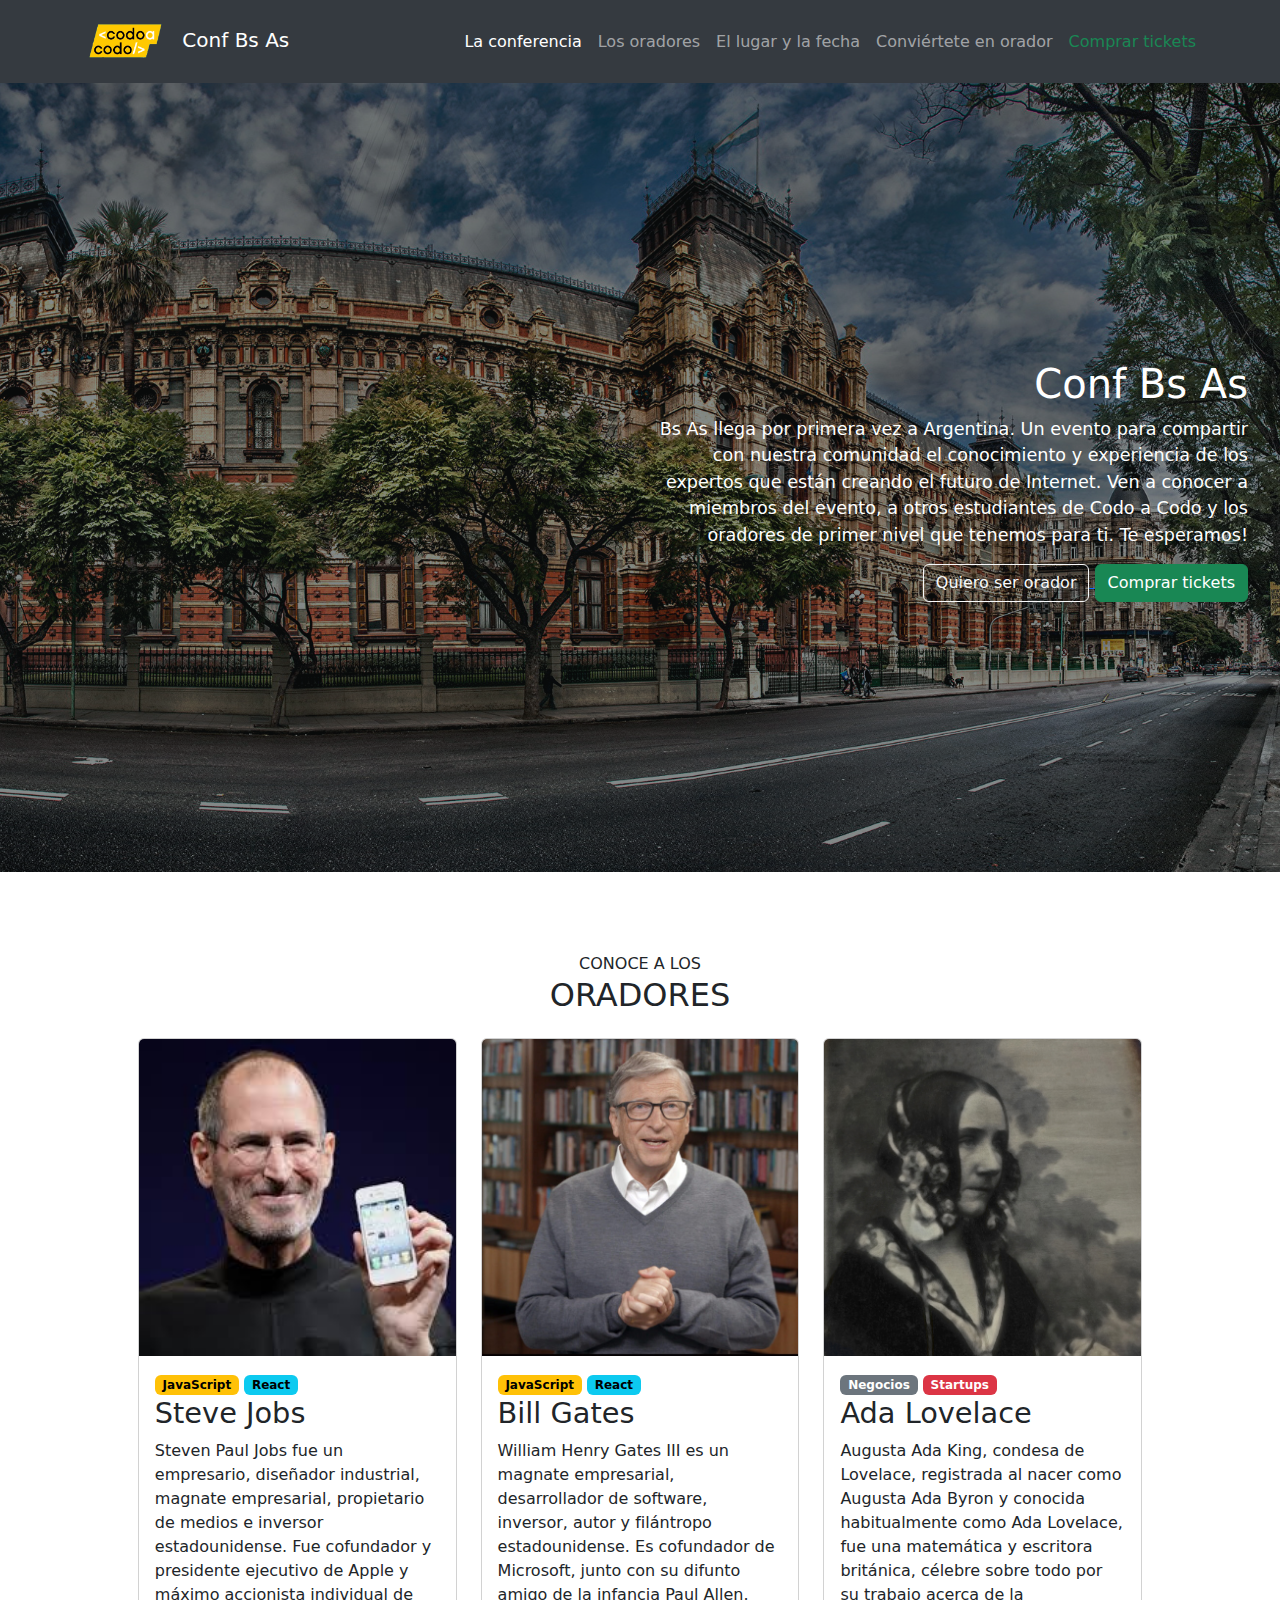
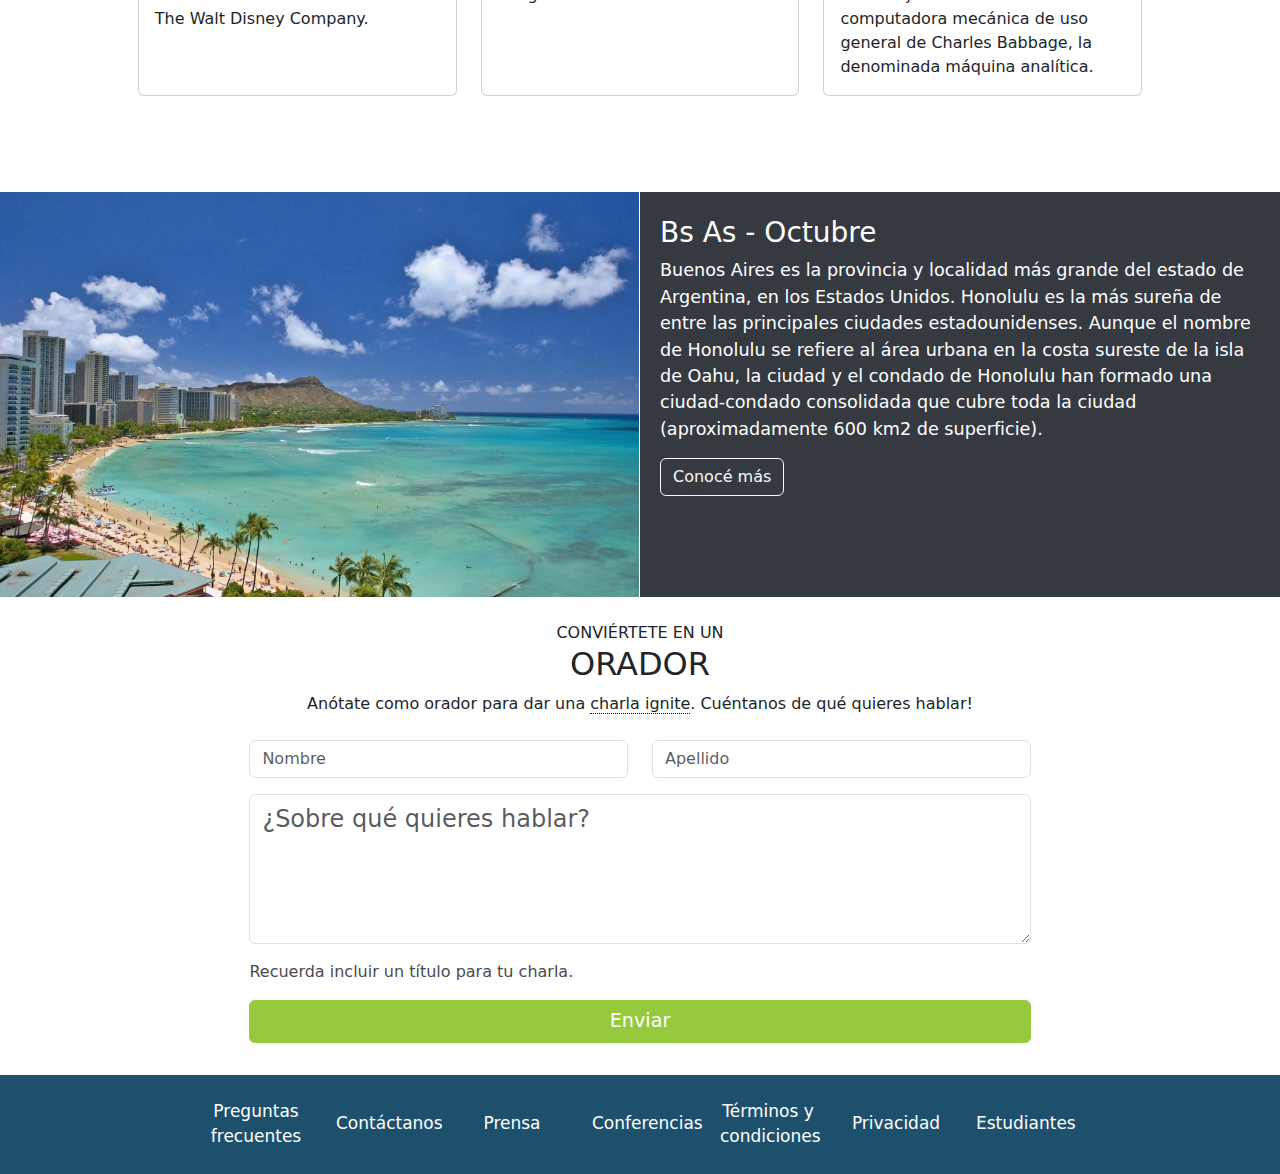
<file: proyecto - conferencia de oradores/index.html>
<!doctype html>
<html lang="es">

<head>
    <title>Convención de oradores</title>
    <meta charset="utf-8">
    <meta name="viewport" content="width=device-width, initial-scale=1, shrink-to-fit=no">

    <link rel="stylesheet" href="./css/bootstrap.min.css">
    <link rel="stylesheet" href="./css/style.css">

</head>

<body>

    <!-- Encabezado -->

    <section id="encabezado">
        <nav class="navbar navbar-expand-lg navbar-dark fixed-top">
            <div class="container-fluid">
                <a class="navbar-brand" href="#">
                    <img src="./assets/img/codoacodo.png" alt="Logo" width="100"
                        class="d-inline-block align-text-center">
                    Conf Bs As
                </a>
                <button class="navbar-toggler" type="button" data-bs-toggle="collapse"
                    data-bs-target="#navbarNavAltMarkup" aria-controls="navbarNavAltMarkup" aria-expanded="false"
                    aria-label="Toggle navigation">
                    <span class="navbar-toggler-icon"></span>
                </button>
                <div class="collapse navbar-collapse justify-content-end" id="navbarNavAltMarkup">
                    <div class="navbar-nav">
                        <a class="nav-link active" aria-current="page" href="#conferencia">La conferencia</a>
                        <a class="nav-link" href="#oradores">Los oradores</a>
                        <a class="nav-link" href="#lugaryfecha">El lugar y la fecha</a>
                        <a class="nav-link" href="#quieroserorador">Conviértete en orador</a>
                        <a class="nav-link text-success" href="#comprar">Comprar tickets</a>
                    </div>
                </div>
            </div>
        </nav>
    </section>

    <!-- Imagen y textos principales -->

    <section id="conferencia">
        <div class="container-fluid">
            <div class="row flex-row-reverse backgroundImage">
                <div class="col-sm-12 col-lg-6">
                    <div class="text-white text-end position-absolute parrafo">
                        <h1>Conf Bs As</h1>
                        <p>
                            Bs As llega por primera vez a Argentina. Un evento para compartir con nuestra comunidad el
                            conocimiento y experiencia de los expertos que están creando el futuro de Internet. Ven a
                            conocer a
                            miembros del evento, a otros estudiantes de Codo a Codo y los oradores de primer nivel que
                            tenemos
                            para ti. Te esperamos!
                        </p>
                        <a href="#quieroserorador">
                            <button type="button" class="btn btn-outline-light" href="#quieroserorador">Quiero ser
                                orador</button>
                        </a>
                        <button type="button" class="btn btn-success">Comprar tickets</button>
                    </div>
                </div>
            </div>
        </div>
    </section>

    <!-- Oradores -->

    <section id="oradores">
        <div class="container text-center">
            <div class="titulo_oradores">
                <h8>CONOCE A LOS</h8>
                <h2>ORADORES</h2>
            </div>
            <div class="row row-cols-1 row-cols-md-3 g-4">
                <div class="col text-start">
                    <div class="card h-100">
                        <img src="./assets/img/steve.jpg" class="card-img-top" alt="Steve Jobs" loading="lazy">
                        <div class="card-body">
                            <span class="badge text-bg-warning">JavaScript</span>
                            <span class="badge text-bg-info">React</span>
                            <h5 class="card-title">Steve Jobs</h5>
                            <p class="card-text">Steven Paul Jobs ​​​​fue un empresario, diseñador industrial, magnate
                                empresarial, propietario de medios e inversor estadounidense. Fue cofundador y
                                presidente
                                ejecutivo de Apple​ y máximo accionista individual de The Walt Disney Company.</p>
                        </div>
                    </div>
                </div>
                <div class="col text-start">
                    <div class="card h-100">
                        <img src="./assets/img/bill.jpg" class="card-img-top" alt="Bill Gates" loading="lazy">
                        <div class="card-body">
                            <span class="badge text-bg-warning">JavaScript</span>
                            <span class="badge text-bg-info">React</span>
                            <h5 class="card-title">Bill Gates</h5>
                            <p class="card-text">William Henry Gates III es un magnate empresarial, desarrollador de
                                software, inversor, autor y filántropo estadounidense. Es cofundador de Microsoft, junto
                                con
                                su difunto amigo de la infancia Paul Allen.</p>
                        </div>
                    </div>
                </div>
                <div class="col text-start">
                    <div class="card h-100">
                        <img src="./assets/img/ada.jpeg" class="card-img-top" alt="Ada Lovelace" loading="lazy">
                        <div class="card-body">
                            <span class="badge text-bg-secondary">Negocios</span>
                            <span class="badge text-bg-danger">Startups</span>
                            <h5 class="card-title">Ada Lovelace</h5>
                            <p class="card-text">Augusta Ada King, condesa de Lovelace, registrada al nacer como Augusta
                                Ada
                                Byron y conocida habitualmente como Ada Lovelace, fue una matemática y escritora
                                británica,
                                célebre sobre todo por su trabajo acerca de la computadora mecánica de uso general de
                                Charles Babbage, la denominada máquina analítica.</p>
                        </div>
                    </div>
                </div>
            </div>
        </div>
    </section>

    <!-- Lugar y fechas -->

    <section id="lugaryfecha">
        <div class="container-fluid lugarfecha">
            <div class="row">
                <div class="col-lg-6 imagen">
                    <img src="./assets/img/honolulu.jpg" alt="Honolulu" class="img-fluid">
                </div>
                <div class="col-sm-12 col-lg-6 text-white">
                    <div class="texto">
                        <h3>Bs As - Octubre</h3>
                        <p>Buenos Aires es la provincia y localidad más grande del estado de
                            Argentina, en los Estados Unidos. Honolulu es la más sureña de entre las principales
                            ciudades estadounidenses. Aunque el nombre de Honolulu se refiere al área urbana en la
                            costa
                            sureste de la isla de Oahu, la ciudad y el condado de Honolulu han formado una
                            ciudad-condado consolidada que cubre toda la ciudad (aproximadamente 600 km2 de
                            superficie).
                        </p>
                        <button type="button" class="btn btn-outline-light">Conocé más</button>
                    </div>
                </div>
            </div>
        </div>
    </section>

    <!-- Conviértete en orador -->

    <section id="quieroserorador">
        <div class="container text-center">
            <div class="titulo_unite">
                <h8>CONVIÉRTETE EN UN</h8>
                <h2>ORADOR</h2>
            </div>
            <p>
                Anótate como orador para dar una <span class="subrayado">charla ignite</span>. Cuéntanos de qué quieres
                hablar!
            </p>
            <div class="row">
                <div class="col">
                    <input type="text" class="form-control" placeholder="Nombre" aria-label="Nombre">
                </div>
                <div class="col">
                    <input type="text" class="form-control" placeholder="Apellido" aria-label="Apellido">
                </div>
                <div class="input-group mb-3">
                    <textarea class="form-control pregunta" placeholder="¿Sobre qué quieres hablar?"
                        aria-label="¿Sobre qué quieres hablar?" style="height: 150px;"></textarea>
                </div>
                <div class="recordatorio">
                    <p>Recuerda incluir un título para tu charla.</p>
                </div>
                <div class="d-grid gap-2 boton_enviar">
                    <button class="btn" type="button">Enviar</button>
                </div>
            </div>
        </div>
    </section>

    <!-- Footer -->

    <section id="footer">
        <footer class="footer-style">
            <div class="container-fluid">
                <ul class="nav align-content-center justify-content-center">
                    <li class="nav-item">
                        <a class="nav-link active" aria-current="page" href="#">Preguntas frecuentes</a>
                    </li>
                    <li class="nav-item">
                        <a class="nav-link active" aria-current="page" href="#quieroserorador">Contáctanos</a>
                    </li>
                    <li class="nav-item">
                        <a class="nav-link active" aria-current="page" href="#">Prensa</a>
                    </li>
                    <li class="nav-item">
                        <a class="nav-link active" aria-current="page" href="#conferencia">Conferencias</a>
                    </li>
                    <li class="nav-item">
                        <a class="nav-link active" aria-current="page" href="#">Términos y condiciones</a>
                    </li>
                    <li class="nav-item">
                        <a class="nav-link active" aria-current="page" href="#">Privacidad</a>
                    </li>
                    <li class="nav-item">
                        <a class="nav-link active" aria-current="page" href="#">Estudiantes</a>
                    </li>
                </ul>
            </div>
        </footer>
    </section>

    <script src="./js/bootstrap.bundle.min.js" crossorigin="anonymous"></script>

</body>

</html>
</file>
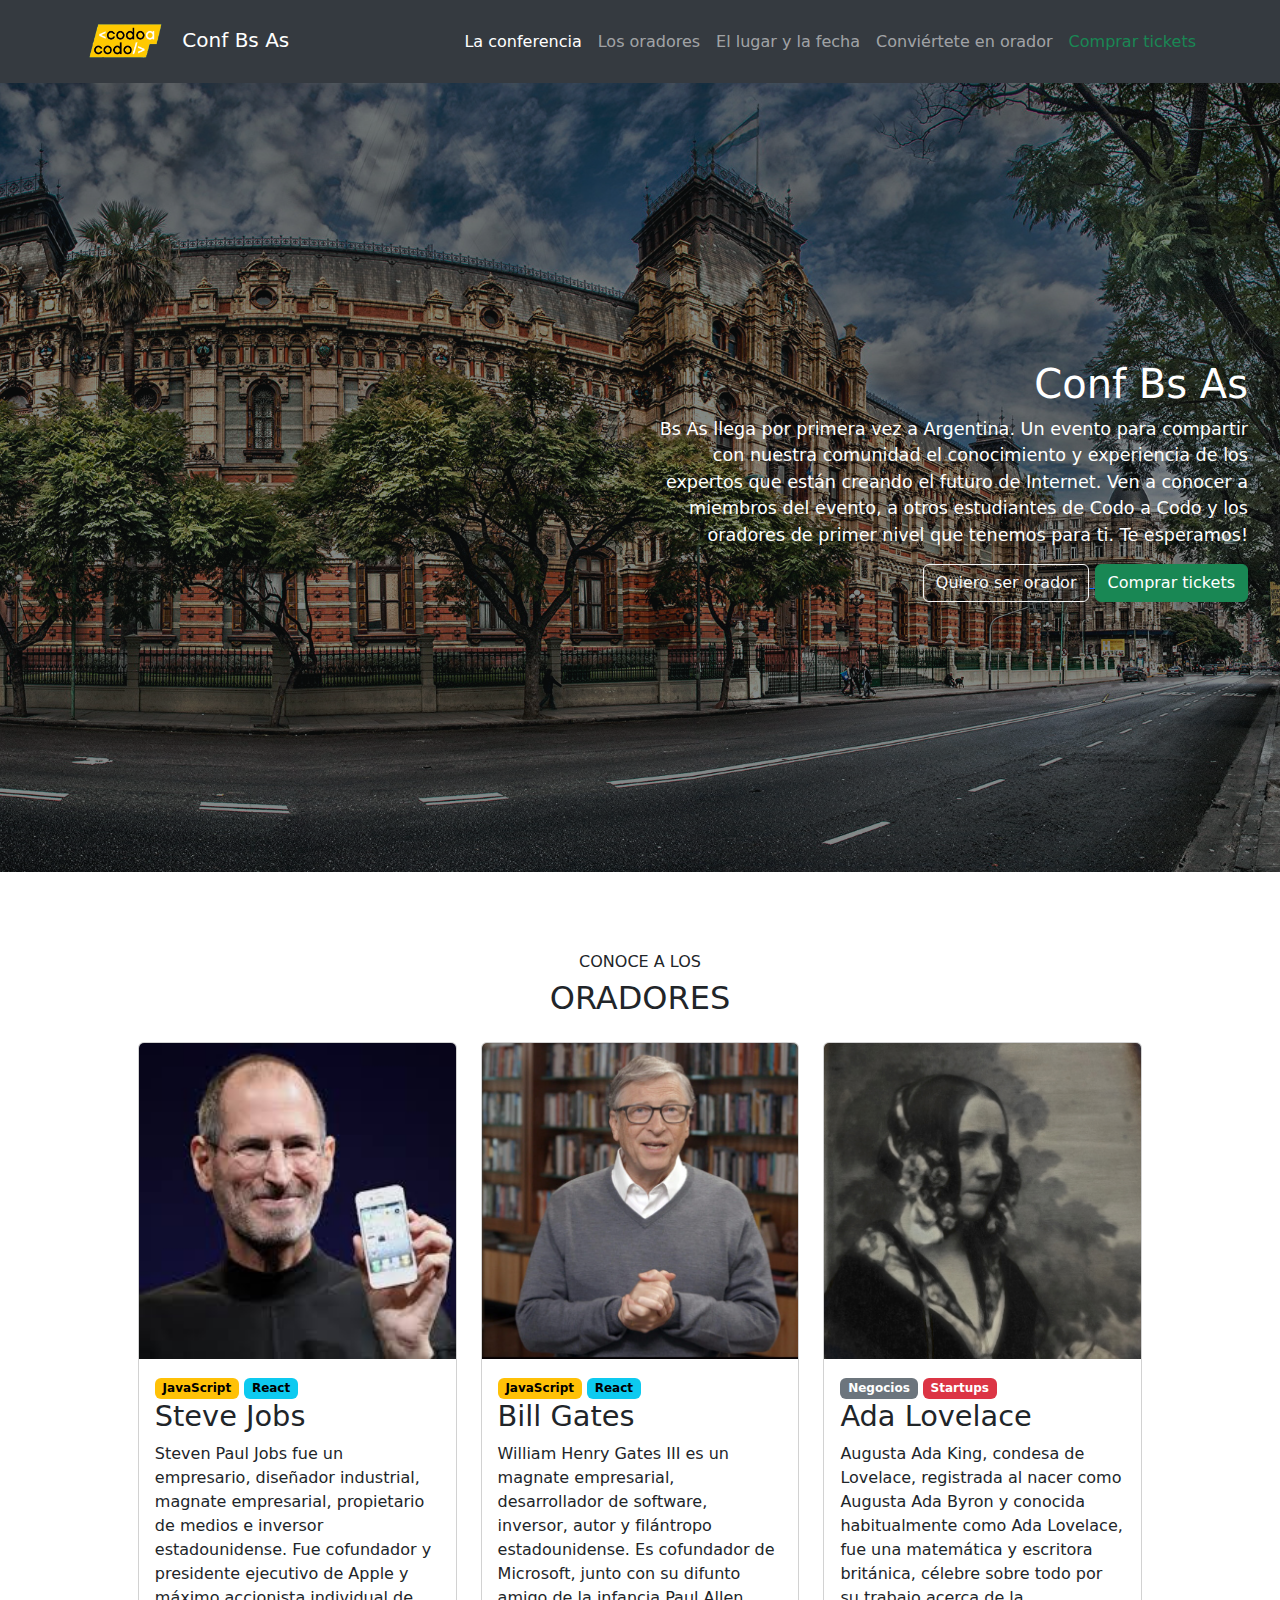
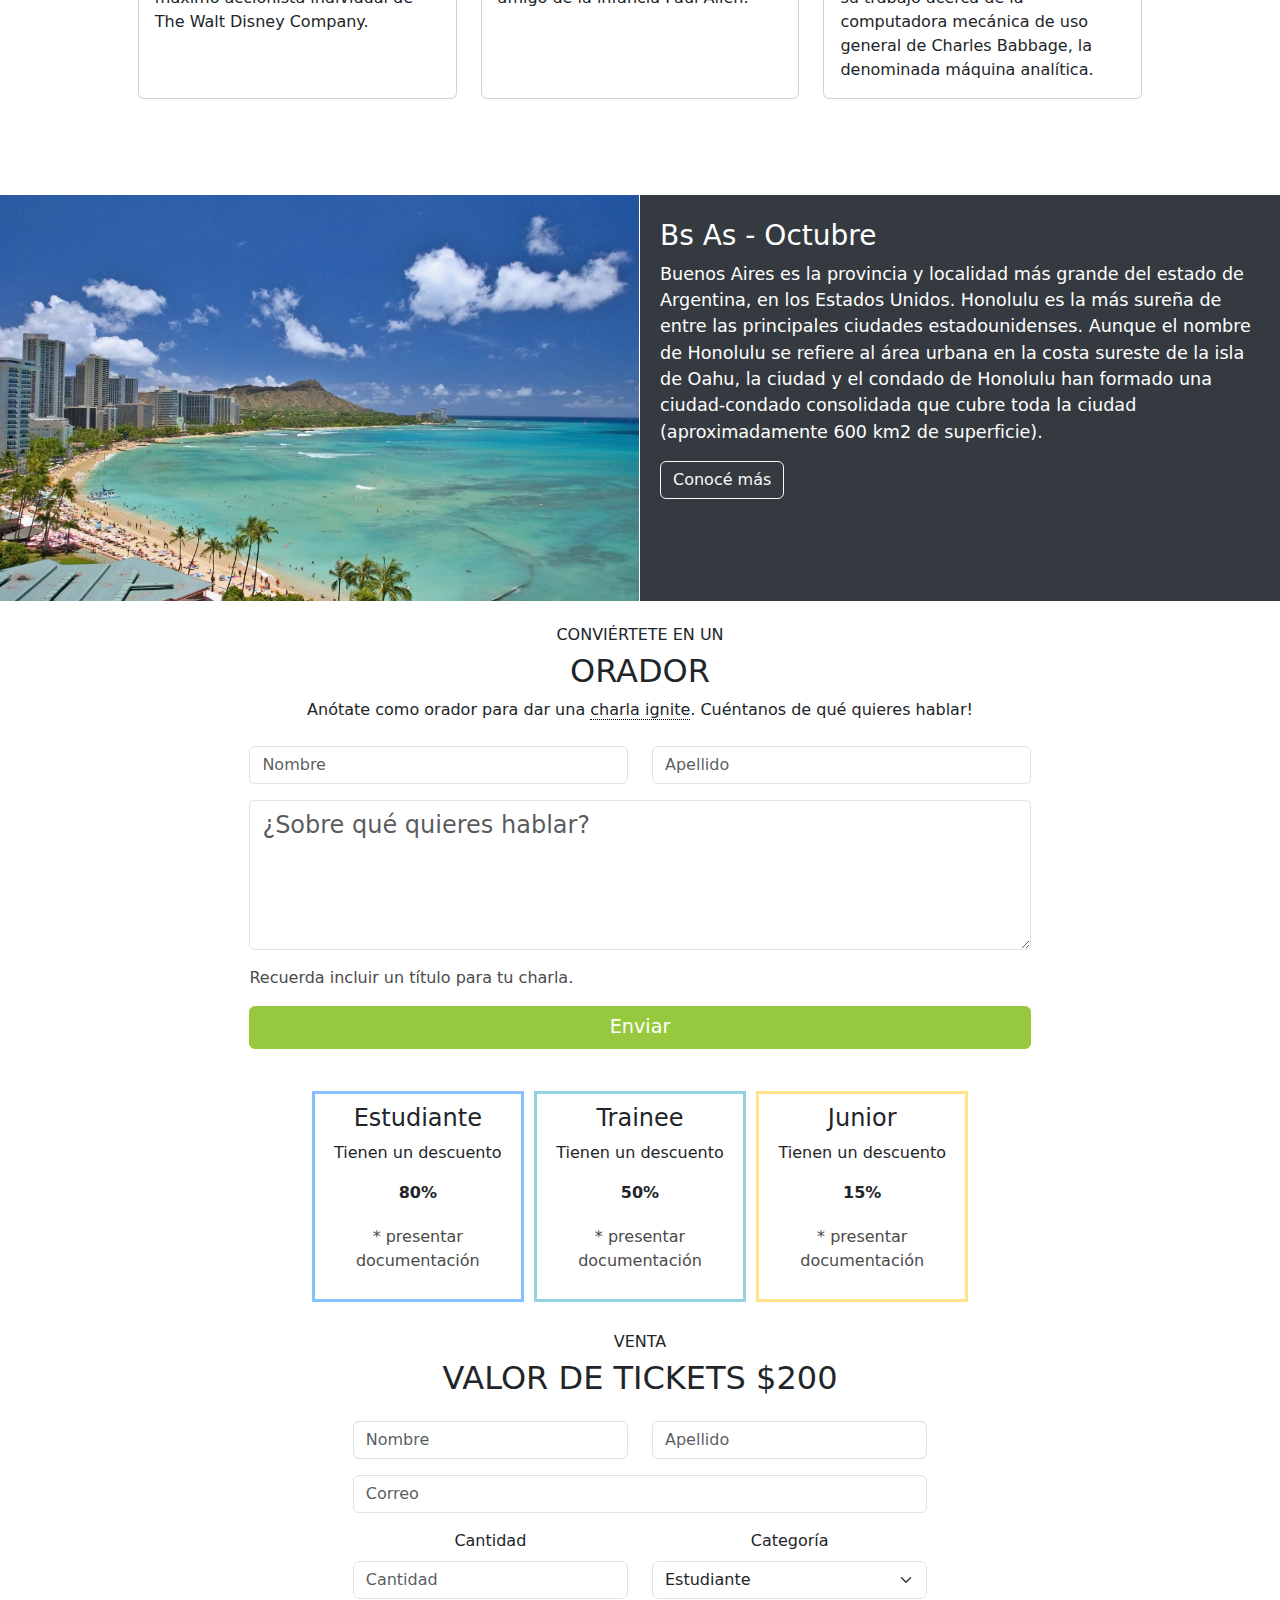
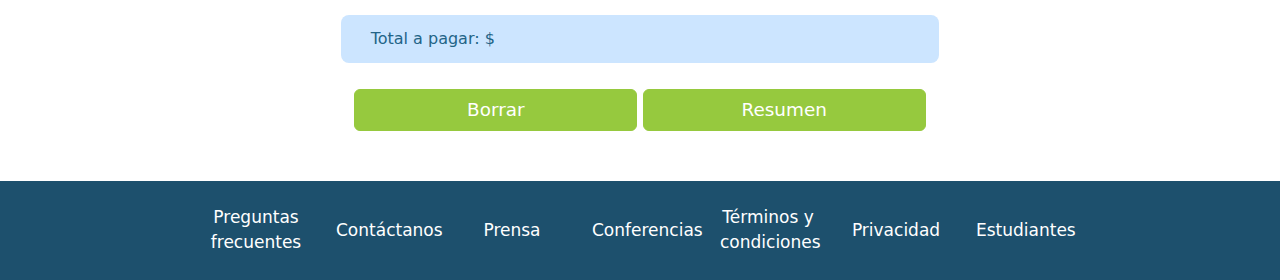
<file: proyecto - integrador/index.html>
<!doctype html>
<html lang="es">

<head>
    <title>Convención de oradores</title>
    <meta charset="utf-8">
    <meta name="viewport" content="width=device-width, initial-scale=1, shrink-to-fit=no">

    <link rel="stylesheet" href="./css/bootstrap.min.css">
    <link rel="stylesheet" href="./css/style.css">

</head>

<body>

    <!-- Encabezado -->

    <section id="encabezado">
        <nav class="navbar navbar-expand-lg navbar-dark fixed-top">
            <div class="container-fluid">
                <a class="navbar-brand" href="#">
                    <img src="./assets/img/codoacodo.png" alt="Logo" width="100"
                        class="d-inline-block align-text-center">
                    Conf Bs As
                </a>
                <button class="navbar-toggler" type="button" data-bs-toggle="collapse"
                    data-bs-target="#navbarNavAltMarkup" aria-controls="navbarNavAltMarkup" aria-expanded="false"
                    aria-label="Toggle navigation">
                    <span class="navbar-toggler-icon"></span>
                </button>
                <div class="collapse navbar-collapse justify-content-end" id="navbarNavAltMarkup">
                    <div class="navbar-nav">
                        <a class="nav-link active" aria-current="page" href="#conferencia">La conferencia</a>
                        <a class="nav-link" href="#oradores">Los oradores</a>
                        <a class="nav-link" href="#lugaryfecha">El lugar y la fecha</a>
                        <a class="nav-link" href="#quieroserorador">Conviértete en orador</a>
                        <a class="nav-link text-success" href="#compratickets">Comprar tickets</a>
                    </div>
                </div>
            </div>
        </nav>
    </section>

    <!-- Imagen y textos principales -->

    <section id="conferencia">
        <div class="container-fluid">
            <div class="row flex-row-reverse backgroundImage">
                <div class="col-sm-12 col-lg-6">
                    <div class="text-white text-end position-absolute parrafo">
                        <h1>Conf Bs As</h1>
                        <p>
                            Bs As llega por primera vez a Argentina. Un evento para compartir con nuestra comunidad el
                            conocimiento y experiencia de los expertos que están creando el futuro de Internet. Ven a
                            conocer a
                            miembros del evento, a otros estudiantes de Codo a Codo y los oradores de primer nivel que
                            tenemos
                            para ti. Te esperamos!
                        </p>
                        <a href="#quieroserorador">
                            <button type="button" class="btn btn-outline-light" href="#quieroserorador">Quiero ser
                                orador</button>
                        </a>
                        <button type="button" class="btn btn-success">Comprar tickets</button>
                    </div>
                </div>
            </div>
        </div>
    </section>

    <!-- Oradores -->

    <section id="oradores">
        <div class="container text-center">
            <div class="titulo_oradores">
                <h6>CONOCE A LOS</h6>
                <h2>ORADORES</h2>
            </div>
            <div class="row row-cols-1 row-cols-md-3 g-4">
                <div class="col text-start">
                    <div class="card h-100">
                        <img src="./assets/img/steve.jpg" class="card-img-top" alt="Steve Jobs" loading="lazy">
                        <div class="card-body">
                            <span class="badge text-bg-warning">JavaScript</span>
                            <span class="badge text-bg-info">React</span>
                            <h5 class="card-title">Steve Jobs</h5>
                            <p class="card-text">Steven Paul Jobs ​​​​fue un empresario, diseñador industrial, magnate
                                empresarial, propietario de medios e inversor estadounidense. Fue cofundador y
                                presidente
                                ejecutivo de Apple​ y máximo accionista individual de The Walt Disney Company.</p>
                        </div>
                    </div>
                </div>
                <div class="col text-start">
                    <div class="card h-100">
                        <img src="./assets/img/bill.jpg" class="card-img-top" alt="Bill Gates" loading="lazy">
                        <div class="card-body">
                            <span class="badge text-bg-warning">JavaScript</span>
                            <span class="badge text-bg-info">React</span>
                            <h5 class="card-title">Bill Gates</h5>
                            <p class="card-text">William Henry Gates III es un magnate empresarial, desarrollador de
                                software, inversor, autor y filántropo estadounidense. Es cofundador de Microsoft, junto
                                con
                                su difunto amigo de la infancia Paul Allen.</p>
                        </div>
                    </div>
                </div>
                <div class="col text-start">
                    <div class="card h-100">
                        <img src="./assets/img/ada.jpeg" class="card-img-top" alt="Ada Lovelace" loading="lazy">
                        <div class="card-body">
                            <span class="badge text-bg-secondary">Negocios</span>
                            <span class="badge text-bg-danger">Startups</span>
                            <h5 class="card-title">Ada Lovelace</h5>
                            <p class="card-text">Augusta Ada King, condesa de Lovelace, registrada al nacer como Augusta
                                Ada
                                Byron y conocida habitualmente como Ada Lovelace, fue una matemática y escritora
                                británica,
                                célebre sobre todo por su trabajo acerca de la computadora mecánica de uso general de
                                Charles Babbage, la denominada máquina analítica.</p>
                        </div>
                    </div>
                </div>
            </div>
        </div>
    </section>

    <!-- Lugar y fechas -->

    <section id="lugaryfecha">
        <div class="container-fluid lugarfecha">
            <div class="row">
                <div class="col-lg-6 imagen">
                    <img src="./assets/img/honolulu.jpg" alt="Honolulu" class="img-fluid">
                </div>
                <div class="col-sm-12 col-lg-6 text-white">
                    <div class="texto">
                        <h3>Bs As - Octubre</h3>
                        <p>Buenos Aires es la provincia y localidad más grande del estado de
                            Argentina, en los Estados Unidos. Honolulu es la más sureña de entre las principales
                            ciudades estadounidenses. Aunque el nombre de Honolulu se refiere al área urbana en la
                            costa
                            sureste de la isla de Oahu, la ciudad y el condado de Honolulu han formado una
                            ciudad-condado consolidada que cubre toda la ciudad (aproximadamente 600 km2 de
                            superficie).
                        </p>
                        <button type="button" class="btn btn-outline-light">Conocé más</button>
                    </div>
                </div>
            </div>
        </div>
    </section>

    <!-- Conviértete en orador -->

    <section id="quieroserorador">
        <div class="container text-center">
            <div class="titulo_unite">
                <h6>CONVIÉRTETE EN UN</h6>
                <h2>ORADOR</h2>
            </div>
            <p>
                Anótate como orador para dar una <span class="subrayado">charla ignite</span>. Cuéntanos de qué quieres
                hablar!
            </p>
            <div class="row">
                <div class="col">
                    <input type="text" class="form-control" placeholder="Nombre" aria-label="Nombre">
                </div>
                <div class="col">
                    <input type="text" class="form-control" placeholder="Apellido" aria-label="Apellido">
                </div>
                <div class="input-group mb-3">
                    <textarea class="form-control pregunta" placeholder="¿Sobre qué quieres hablar?"
                        aria-label="¿Sobre qué quieres hablar?" style="height: 150px;"></textarea>
                </div>
                <div class="recordatorio">
                    <p>Recuerda incluir un título para tu charla.</p>
                </div>
                <div class="d-grid gap-2 boton_enviar">
                    <button class="btn" type="button">Enviar</button>
                </div>
            </div>
        </div>
    </section>

    <!-- Compra tickets -->

    <section id="compratickets">
        <div class="container text-center">
            <form id="formulario">
                <div class="categorias justify-content-around">
                    <div class="estudiante">
                        <h4>
                            Estudiante
                        </h4>
                        <p>Tienen un descuento</p>
                        <span>80%</span>
                        <p class="condicion">* presentar documentación</p>
                    </div>
                    <div class="trainee">
                        <h4>
                            Trainee
                        </h4>
                        <p>Tienen un descuento</p>
                        <span>50%</span>
                        <p class="condicion">* presentar documentación</p>
                    </div>
                    <div class="junior">
                        <h4>
                            Junior
                        </h4>
                        <p>Tienen un descuento</p>
                        <span>15%</span>
                        <p class="condicion">* presentar documentación</p>
                    </div>
                </div>
                <div class="titulo_unite">
                    <h6>VENTA</h6>
                    <h2>VALOR DE TICKETS $200</h2>
                </div>
                <div class="row justify-content-around">
                    <div class="col">
                        <input type="text" class="form-control" placeholder="Nombre" id="nombre">
                    </div>
                    <div class="col">
                        <input type="text" class="form-control" placeholder="Apellido" id="apellido">
                    </div>
                    <div class="mb-3">
                        <input type="correo" class="form-control" placeholder="Correo" id="direcciondecorreo">
                    </div>
                    <div class="col">
                        <label for="cantidad" class="form-label">Cantidad</label>
                        <input type="number" min="1" class="form-control" placeholder="Cantidad" id="cantidad">
                    </div>
                    <div class="col">
                        <label for="categoria" class="form-label">Categoría</label>
                        <select id="categoria" class="form-select" id="floatingSelectGrid" name="Categorias">
                            <option value="0" selected>Estudiante</option>
                            <option value="1">Trainee</option>
                            <option value="2">Junior</option>
                        </select>
                    </div>
                    <p class="precioTotal"> Total a pagar: $<label id="total"></label></p>
                    <div class="botones_comprar">
                        <button class="btn" type="button" onclick="borrar()">Borrar</button>
                        <button class="btn" type="button" onclick="validarYMostrarResumen()">Resumen</button>
                    </div>
                </div>
            </form>
        </div>
    </section>

    <!-- Footer -->

    <section id="footer">
        <footer class="footer-style">
            <div class="container-fluid">
                <ul class="nav align-content-center justify-content-center">
                    <li class="nav-item">
                        <a class="nav-link active" aria-current="page" href="#">Preguntas frecuentes</a>
                    </li>
                    <li class="nav-item">
                        <a class="nav-link active" aria-current="page" href="#quieroserorador">Contáctanos</a>
                    </li>
                    <li class="nav-item">
                        <a class="nav-link active" aria-current="page" href="#">Prensa</a>
                    </li>
                    <li class="nav-item">
                        <a class="nav-link active" aria-current="page" href="#conferencia">Conferencias</a>
                    </li>
                    <li class="nav-item">
                        <a class="nav-link active" aria-current="page" href="#">Términos y condiciones</a>
                    </li>
                    <li class="nav-item">
                        <a class="nav-link active" aria-current="page" href="#">Privacidad</a>
                    </li>
                    <li class="nav-item">
                        <a class="nav-link active" aria-current="page" href="#">Estudiantes</a>
                    </li>
                </ul>
            </div>
        </footer>
    </section>

    <script src="./js/bootstrap.bundle.min.js" crossorigin="anonymous"></script>
    <script src="./js/main.js"></script>

</body>

</html>
</file>
<file: proyecto - conferencia de oradores/css/style.css>
/* Encabezado */

.navbar {
    top: 0;
    background-color: rgb(53, 58, 64);
    padding: 0.5rem 5%;
}

/* Imagen y textos principales */

.backgroundImage {
    background-image: url(../assets/img/hawaii.jpg);
    height: 88vh;
    background-position: center;
    background-size: cover;
    margin-top: 5em;
    align-items: center;
    background-color: rgba(48, 54, 54, 0.856);
    background-blend-mode: soft-light;
}

.parrafo {
    top: 40%;
    z-index: 700;
    padding-right: 2rem;
}

.parrafo p {
    font-weight: 500;
    font-size: 1.1em;
}

/* Oradores */

#oradores {
    padding-top: 5em;
    /* padding: 0.5rem 15%; */
}

#oradores .row {
    padding: 1rem 5%;
}

#oradores .card-title {
    font-size: 1.8rem;
}

.card-img-top {
    aspect-ratio: 1;
}

/* Lugar y fechas */

.texto {
    padding-top: 1.5rem;
    padding-left: 0.5rem;
    padding-bottom: 1rem;
}

.lugarfecha {
    background-color: rgba(53, 58, 64, 255);
}

.lugarfecha p {
    font-size: 1.1em;
}

.imagen {
    padding: 0;
    border-right-width: 1px;
    border-right-style: solid;
    border-color: rgb(255, 255, 255);
}

#lugaryfecha {
    padding-top: 5em;
}

/* Conviértete en orador */

#quieroserorador {
    margin-bottom: 1.5em;
}

#quieroserorador .titulo_unite {
    margin-top: 1.5em;
}

#quieroserorador .row {
    padding: 0.5rem 15%;
}

#quieroserorador .col {
    margin-bottom: 1em;
}

#quieroserorador .pregunta {
    font-size: 1.5rem;
}

#quieroserorador .recordatorio {
    color: rgb(75, 75, 75);
}

#quieroserorador .btn {
    background-color: rgba(150, 201, 62, 255);
    border-color: rgba(150, 201, 62, 255);
    color: rgb(255, 255, 255);
    font-size: 1.2rem;
}

#quieroserorador .btn:hover {
    background-color: rgb(255, 255, 255);
    border-color: rgba(150, 201, 62, 255);
    color: rgba(150, 201, 62, 255);
}

.subrayado {
    border-bottom: 1px dotted black;
    text-decoration: none;
}

.recordatorio {
    text-align: left;
}

/* Footer */

.footer-style {
    background-color: rgb(29, 80, 109);
    padding-top: 1rem;
    padding-bottom: 1rem;
}

.nav {
    text-align: center;
    align-items: center;
}

#footer a {
    width: 8rem;
    font-size: 17px;
    color: rgb(255, 255, 255);
}

#footer a:hover {
    color: rgb(0, 0, 0);
}
</file>
<file: proyecto - integrador/css/style.css>
/* Encabezado */

.navbar {
    top: 0;
    background-color: rgb(53, 58, 64);
    padding: 0.5rem 5%;
}

/* Imagen y textos principales */

.backgroundImage {
    background-image: url(../assets/img/hawaii.jpg);
    height: 88vh;
    background-position: center;
    background-size: cover;
    margin-top: 5em;
    align-items: center;
    background-color: rgba(48, 54, 54, 0.856);
    background-blend-mode: soft-light;
}

.parrafo {
    top: 40%;
    z-index: 700;
    padding-right: 2rem;
}

.parrafo p {
    font-weight: 500;
    font-size: 1.1em;
}

/* Oradores */

#oradores {
    padding-top: 5em;
}

#oradores .row {
    padding: 1rem 5%;
}

#oradores .card-title {
    font-size: 1.8rem;
}

.card-img-top {
    aspect-ratio: 1;
}

/* Lugar y fechas */

.texto {
    padding-top: 1.5rem;
    padding-left: 0.5rem;
    padding-bottom: 1rem;
}

.lugarfecha {
    background-color: rgba(53, 58, 64, 255);
}

.lugarfecha p {
    font-size: 1.1em;
}

.imagen {
    padding: 0;
    border-right-width: 1px;
    border-right-style: solid;
    border-color: rgb(255, 255, 255);
}

#lugaryfecha {
    padding-top: 5em;
}

/* Conviértete en orador */

#quieroserorador {
    margin-bottom: 1.5em;
}

#quieroserorador .titulo_unite {
    margin-top: 1.5em;
}

#quieroserorador .row {
    padding: 0.5rem 15%;
}

#quieroserorador .col {
    margin-bottom: 1em;
}

#quieroserorador .pregunta {
    font-size: 1.5rem;
}

#quieroserorador .recordatorio {
    color: rgb(75, 75, 75);
}

#quieroserorador .btn {
    background-color: rgba(150, 201, 62, 255);
    border-color: rgba(150, 201, 62, 255);
    color: rgb(255, 255, 255);
    font-size: 1.2rem;
}

#quieroserorador .btn:hover {
    background-color: rgb(255, 255, 255);
    border-color: rgba(150, 201, 62, 255);
    color: rgba(150, 201, 62, 255);
}

.subrayado {
    border-bottom: 1px dotted black;
    text-decoration: none;
}

.recordatorio {
    text-align: left;
}

/* Compra tickets */

#compratickets {
    margin-bottom: 1.5em;
    padding-inline: 17%;
    width: 100%;
}

.categorias {
    display: flex;
    justify-content: center;
    gap: 10px;
    padding-inline: 10%;
}

.categorias > div {
    text-align: center;
    padding: 10px;
    border: 3px solid;
    margin-top: 10px;
    margin-bottom: 30px;
}

.categorias .estudiante {
    border-color: rgba(135,192,254,255);
}

.categorias .trainee {
    border-color: rgba(147,211,223,255);
}

.categorias .junior {
    border-color: rgba(254,227,139,255);
}

.categorias span {
    display: block;
    font-weight: bolder;
    margin-bottom: 20px;
}

#compratickets .row {
    padding: 1rem 15%;
}

#compratickets .col {
    margin-bottom: 1em;
}

#compratickets .condicion {
    color: rgb(75, 75, 75);
}

#compratickets .btn {
    background-color: rgba(150, 201, 62, 255);
    border-color: rgba(150, 201, 62, 255);
    color: rgb(255, 255, 255);
    max-width: calc(50% - 0.5rem/2);
    width: 100%;
    font-size: 1.15rem;
    margin-bottom: 10px;
    margin-top: 10px;
}

#compratickets .btn:hover {
    background-color: rgb(255, 255, 255);
    border-color: rgba(150, 201, 62, 255);
    color: rgba(150, 201, 62, 255);
}

#compratickets .form-label {
    text-align: left;
    color: rgb(247, 240, 255)55, 240, 247);
}

.botones_comprar {
    justify-content: space-between;
    max-width: 100%
    margin-bottom: 10px;
}

.precioTotal {
    color: rgb(35, 100, 135);
    background-color: rgb(204, 229, 255);
    text-align: left;
    padding-inline: 10%;
    padding: 2%;
    padding-left: 5%;
    border-radius: 8px;
}

/* Footer */

.footer-style {
    background-color: rgb(29, 80, 109);
    padding-top: 1rem;
    padding-bottom: 1rem;
}

.nav {
    text-align: center;
    align-items: center;
}

#footer a {
    width: 8rem;
    font-size: 17px;
    color: rgb(255, 255, 255);
}

#footer a:hover {
    color: rgb(0, 0, 0);
}
</file>
